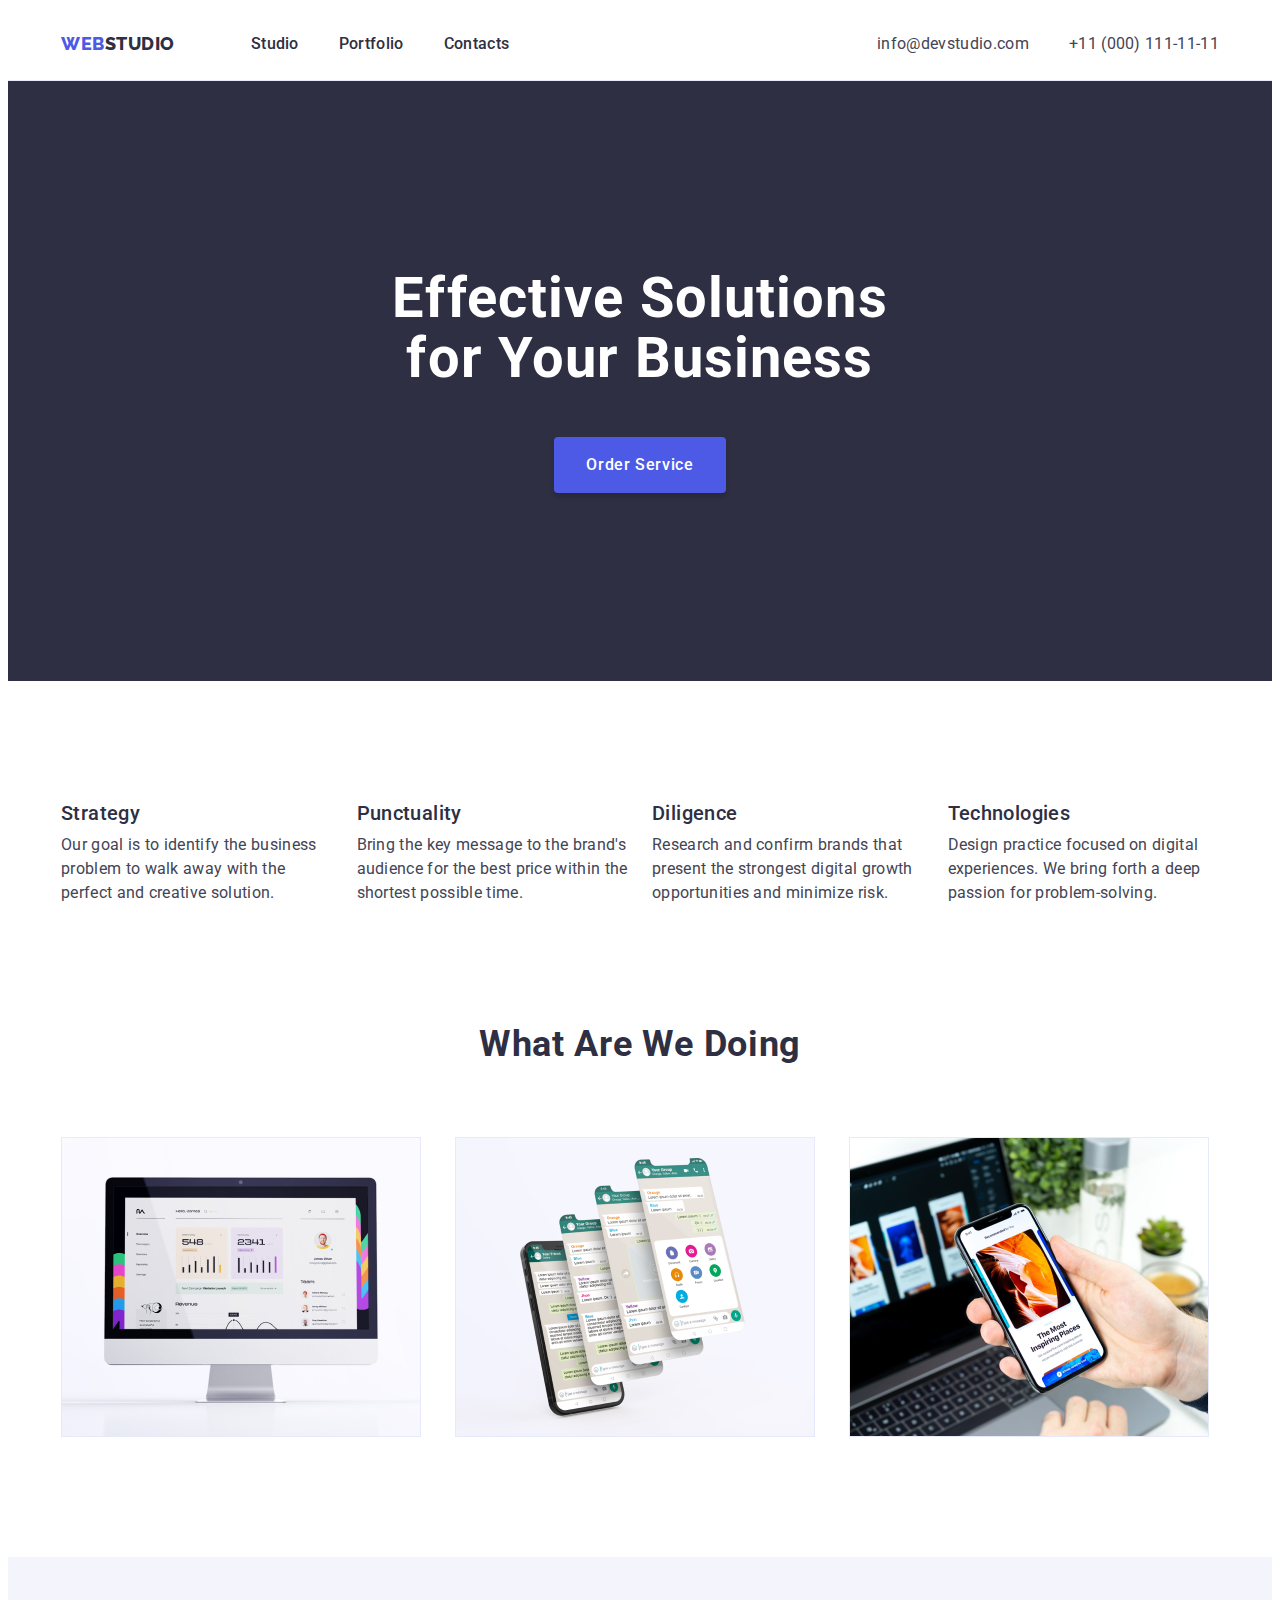
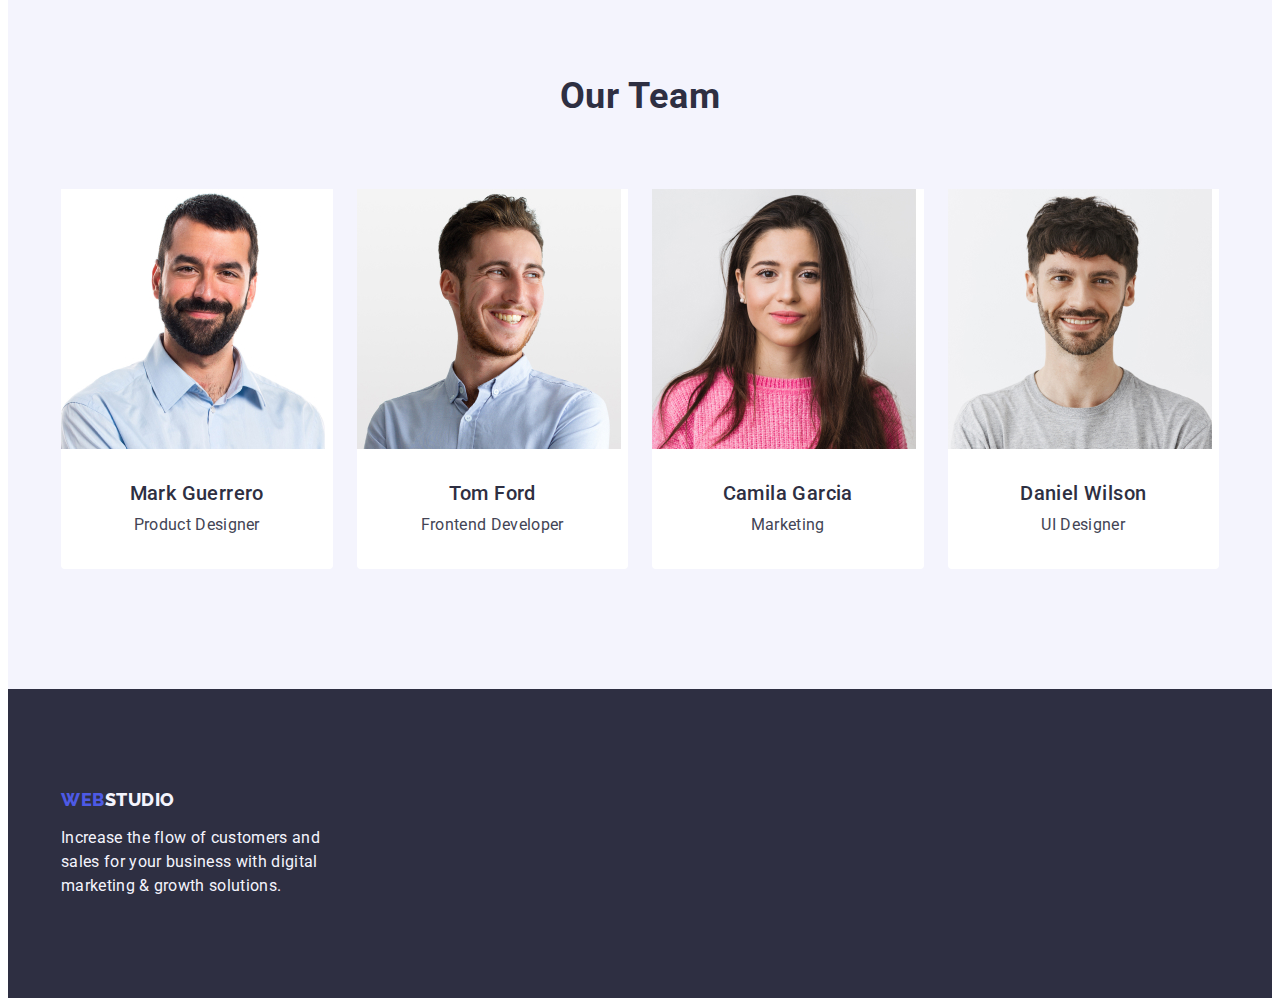
<file: index.html>
<!DOCTYPE html>
<html lang="en">
  <head>
    <meta charset="UTF-8" />
    <meta http-equiv="X-UA-Compatible" content="IE=edge" />
    <meta name="viewport" content="width=device-width, initial-scale=1.0" />
    <title>WebStudio</title>
    <!-- Fonts styles -->

    <link rel="preconnect" href="https://fonts.googleapis.com" />
    <link rel="preconnect" href="https://fonts.gstatic.com" crossorigin />
    <link
      href="https://fonts.googleapis.com/css2?family=Raleway:wght@800&family=Roboto:wght@400;500;700&display=swap"
      rel="stylesheet"
    />

    <!-- Normalize -->
    <link
      rel="stylesheet"
      href="https://cdnjs.cloudflare.com/ajax/libs/modern-normalize/1.1.0/modern-normalize.min.css"
      integrity="sha512-wpPYUAdjBVSE4KJnH1VR1HeZfpl1ub8YT/NKx4PuQ5NmX2tKuGu6U/JRp5y+Y8XG2tV+wKQpNHVUX03MfMFn9Q=="
      crossorigin="anonymous"
      referrerpolicy="no-referrer"
    />
    <!-- custom styles -->
    <link rel="stylesheet" href="./css/styles.css" />
  </head>

  <body class="body">
    <!-- Header Section -->
    <header class="header">
      <div class="header-container container">
        <nav class="header-nav">
          <a class="header-logo link" href="./index.html"
            >Web<span class="header-logo-studio">Studio</span></a
          >
          <ul class="header-nav-list list">
            <li class="header-nav-item">
              <a class="header-nav-link link" href="./index.html">Studio</a>
            </li>
            <li class="header-nav-item">
              <a class="header-nav-link link" href="./portfolio.html"
                >Portfolio</a
              >
            </li>
            <li class="header-nav-item">
              <a class="header-nav-link link" href="">Contacts</a>
            </li>
          </ul>
        </nav>
        <address class="header-address">
          <ul class="header-address-list list">
            <li class="header-address-mail">
              <a
                class="header-address-link link"
                href="mailto:info@devstudio.com"
              >
                info@devstudio.com</a
              >
            </li>
            <li class="header-address-contact">
              <a class="header-address-link link" href="tel:+110001111111">
                +11 (000) 111-11-11</a
              >
            </li>
          </ul>
        </address>
      </div>
    </header>

    <!-- Sections -->

    <main>
      <!-- hero section -->
      <section class="hero">
        <div class="hero-container container">
          <h1 class="hero-title">Effective Solutions for Your Business</h1>
          <button class="hero-button btn" type="button">Order Service</button>
        </div>
      </section>
      <!-- section One Feature -->
      <section class="feature-section">
        <div class="features container">
          <h2 class="section-one visually-hidden">Feature</h2>
          <ul class="one-section-list list">
            <li class="one-section-item">
              <h3 class="one-section-content-title">Strategy</h3>
              <p class="one-section-text">
                Our goal is to identify the business problem to walk away with
                the perfect and creative solution.
              </p>
            </li>
            <li class="one-section-item">
              <h3 class="one-section-content-title">Punctuality</h3>
              <p class="one-section-text">
                Bring the key message to the brand's audience for the best price
                within the shortest possible time.
              </p>
            </li>
            <li class="one-section-item">
              <h3 class="one-section-content-title">Diligence</h3>
              <p class="one-section-text">
                Research and confirm brands that present the strongest digital
                growth opportunities and minimize risk.
              </p>
            </li>
            <li class="one-section-item">
              <h3 class="one-section-content-title">Technologies</h3>
              <p class="one-section-text">
                Design practice focused on digital experiences. We bring forth a
                deep passion for problem-solving.
              </p>
            </li>
          </ul>
        </div>
      </section>

      <!-- section Two What are we doing -->

      <section class="two-section">
        <div class="awd-container container">
          <h2 class="two-section-title">What are we doing</h2>
          <ul class="two-section-list list">
            <li class="two-section-item">
              <img
                src="./images/what-are-we-doing/Rectangle71-1.jpg"
                alt="what-are-we-doing"
                width="360"
                height="300"
              />
            </li>
            <li class="two-section-item">
              <img
                src="./images/what-are-we-doing/Rectangle71-2.jpg"
                alt="what-are-we-doing"
                width="360"
                height="300"
              />
            </li>
            <li class="two-section-item">
              <img
                src="./images/what-are-we-doing/Rectangle71-3.jpg"
                alt="what-are-we-doing"
                width="360"
                height="300"
              />
            </li>
          </ul>
        </div>
      </section>
      <!-- section Three Our Team -->

      <section class="three-section">
        <div class="ot-container container">
          <h2 class="three-section-title">Our Team</h2>
          <ul class="three-section-list list">
            <li class="three-section-item">
              <img
                src="./images/our-team/img-1.jpg"
                alt="Mark Guerrero"
                width="264"
                height="260"
              />
              <div class="pro-container">
                <h3 class="three-section-title-name">Mark Guerrero</h3>
                <p class="three-section-pro">Product Designer</p>
              </div>
            </li>
            <li class="three-section-item">
              <img
                src="./images/our-team/img-2.jpg"
                alt="Tom Ford"
                width="264"
                height="260"
              />
              <div class="pro-container">
                <h3 class="three-section-title-name">Tom Ford</h3>
                <p class="three-section-pro">Frontend Developer</p>
              </div>
            </li>
            <li class="three-section-item">
              <img
                src="./images/our-team/img-3.jpg"
                alt="Camila Garcia"
                width="264"
                height="260"
              />
              <div class="pro-container">
                <h3 class="three-section-title-name">Camila Garcia</h3>
                <p class="three-section-pro">Marketing</p>
              </div>
            </li>
            <li class="three-section-item">
              <img
                src="./images/our-team/img-4.jpg"
                alt="Daniel Wilson"
                width="264"
                height="260"
              />
              <div class="pro-container">
                <h3 class="three-section-title-name">Daniel Wilson</h3>
                <p class="three-section-pro">UI Designer</p>
              </div>
            </li>
          </ul>
        </div>
      </section>
    </main>

    <!-- Footer section -->
    <footer class="footer">
      <div class="foot-container container">
        <a class="footer-logo link" href="./index.html"
          >Web<span class="footer-logo-studio">Studio</span></a
        >
        <p class="footer-text">
          Increase the flow of customers and sales for your business with
          digital marketing & growth solutions.
        </p>
      </div>
    </footer>
  </body>
</html>
</file>
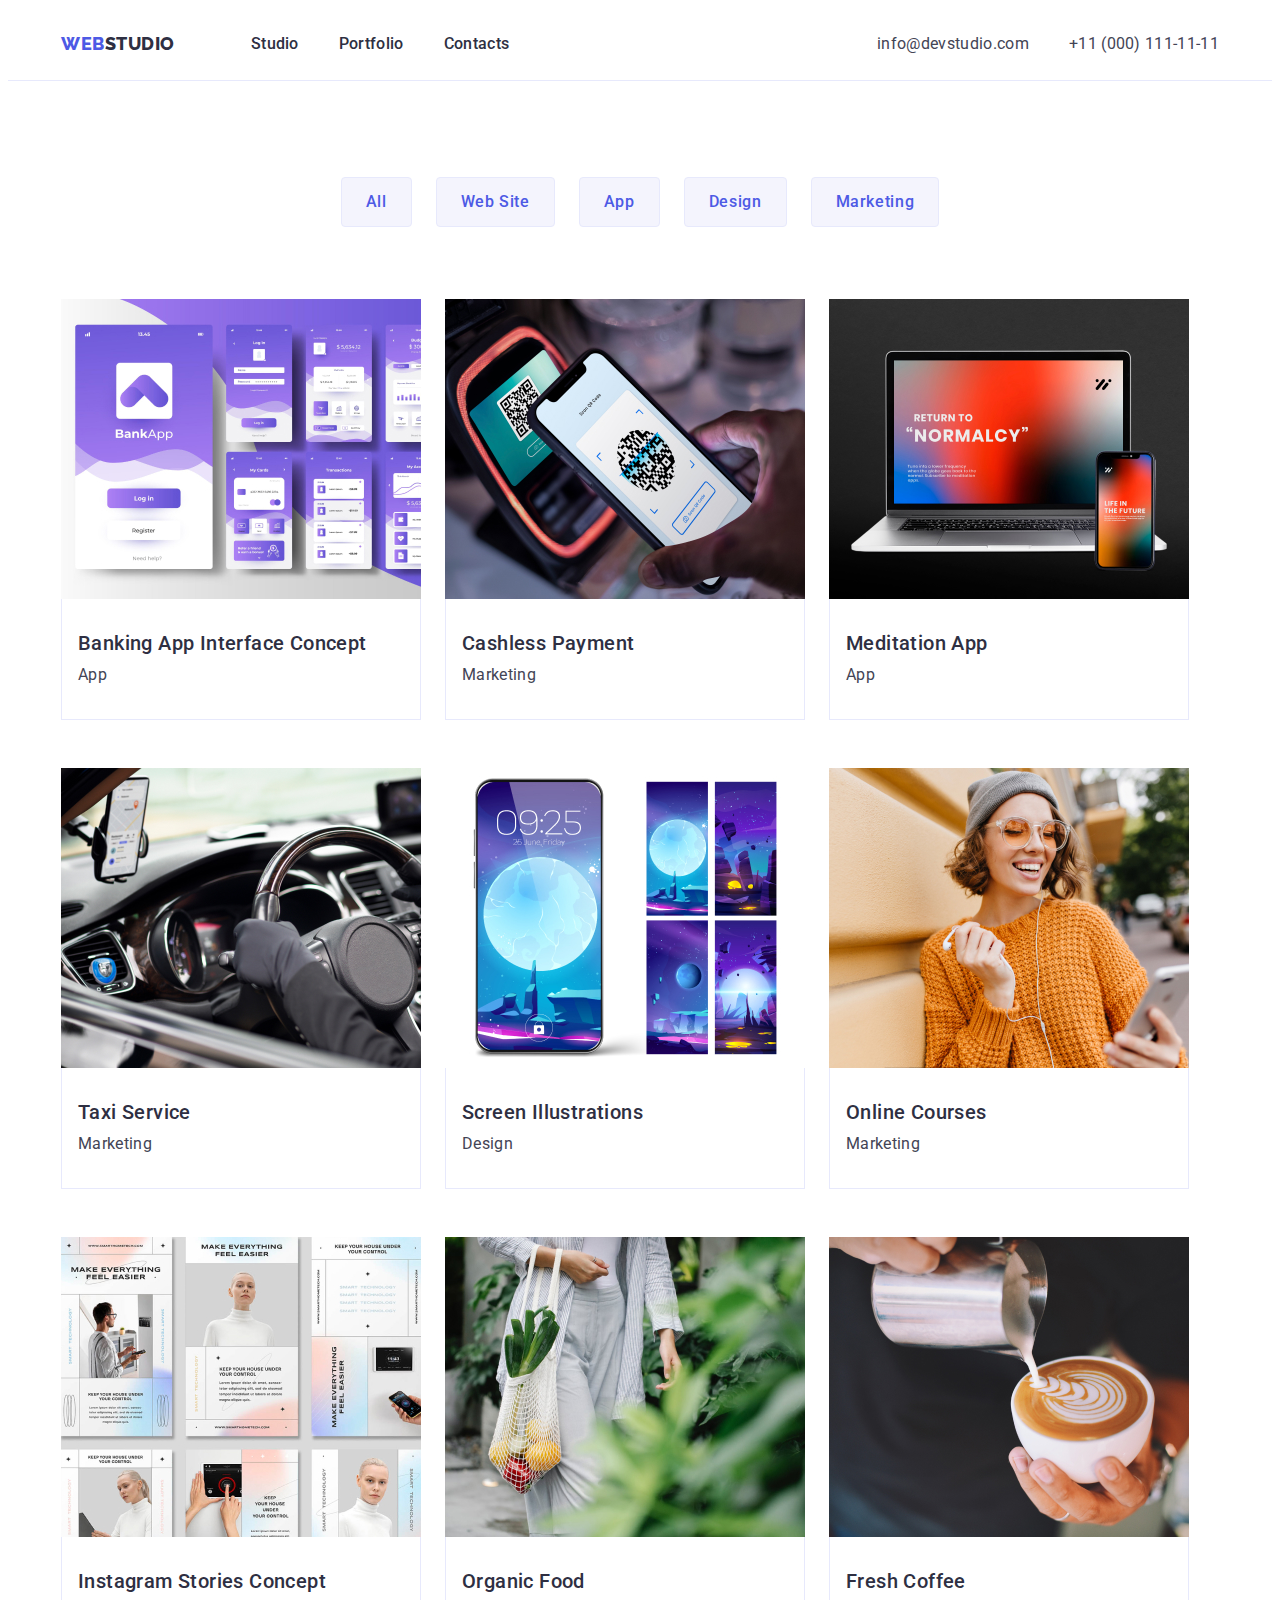
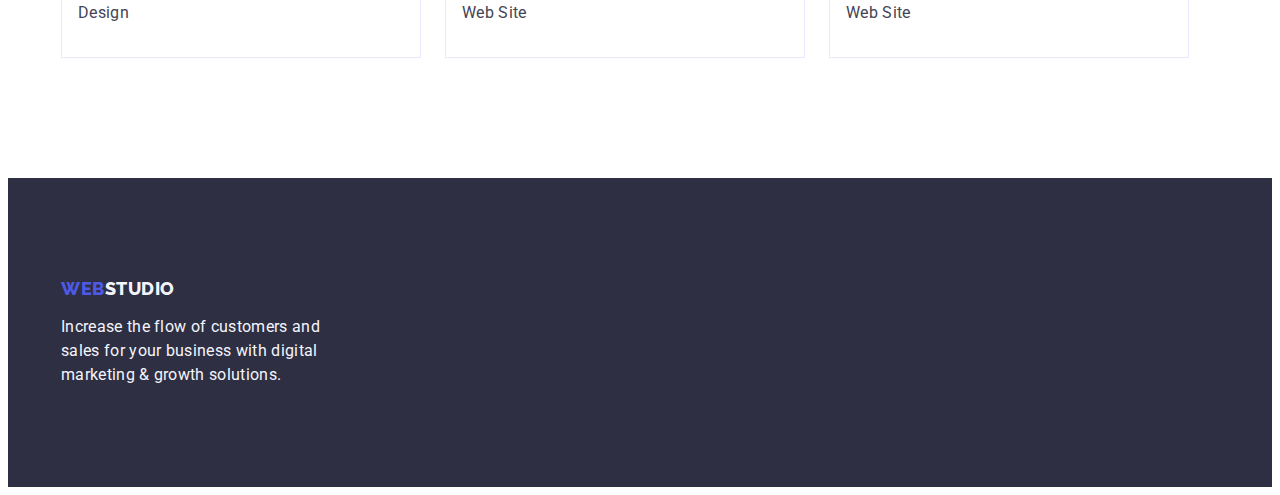
<file: portfolio.html>
<!DOCTYPE html>
<html lang="en">
  <head>
    <meta charset="UTF-8" />
    <meta http-equiv="X-UA-Compatible" content="IE=edge" />
    <meta name="viewport" content="width=device-width, initial-scale=1.0" />
    <title>Portfolio</title>

    <link rel="preconnect" href="https://fonts.googleapis.com" />
    <link rel="preconnect" href="https://fonts.gstatic.com" crossorigin />
    <link
      href="https://fonts.googleapis.com/css2?family=Raleway:wght@800&family=Roboto:wght@400;500;700&display=swap"
      rel="stylesheet"
    />
    <!-- Normalize -->
    <link
      rel="stylesheet"
      href="https://cdnjs.cloudflare.com/ajax/libs/modern-normalize/1.1.0/modern-normalize.min.css"
      integrity="sha512-wpPYUAdjBVSE4KJnH1VR1HeZfpl1ub8YT/NKx4PuQ5NmX2tKuGu6U/JRp5y+Y8XG2tV+wKQpNHVUX03MfMFn9Q=="
      crossorigin="anonymous"
      referrerpolicy="no-referrer"
    />
    <!-- custom styles -->
    <link rel="stylesheet" href="./css/styles.css" />
  </head>

  <body class="body">
    <!-- HEADER -->
    <header class="header">
      <div class="header-container container">
        <nav class="header-nav">
          <a class="header-logo link" href="./index.html"
            >Web<span class="header-logo-studio">Studio</span></a
          >
          <ul class="header-nav-list list">
            <li class="header-nav-item">
              <a class="header-nav-link link" href="./index.html">Studio</a>
            </li>
            <li class="header-nav-item">
              <a class="header-nav-link link" href="./portfolio.html"
                >Portfolio</a
              >
            </li>
            <li class="header-nav-item">
              <a class="header-nav-link link" href="">Contacts</a>
            </li>
          </ul>
        </nav>
        <address class="header-address">
          <ul class="header-address-list list">
            <li class="header-address-mail">
              <a
                class="header-address-link link"
                href="mailto:info@devstudio.com"
              >
                info@devstudio.com</a
              >
            </li>
            <li class="header-address-contact">
              <a class="header-address-link link" href="tel:+110001111111">
                +11 (000) 111-11-11</a
              >
            </li>
          </ul>
        </address>
      </div>
    </header>
    <!-- Filters -->
    <main>
      <section class="portfolio">
        <div class="filter-container container">
          <h1 class="visually-hidden">Portfolio</h1>

          <ul class="list filter-list">
            <li class="list filter-item">
              <button class="filter-button" type="button">All</button>
            </li>
            <li class="list filter-item">
              <button class="filter-button" type="button">Web Site</button>
            </li>
            <li class="list filter-item">
              <button class="filter-button" type="button">App</button>
            </li>
            <li class="list filter-item">
              <button class="filter-button" type="button">Design</button>
            </li>
            <li class="list filter-item">
              <button class="filter-button" type="button">Marketing</button>
            </li>
          </ul>

          <!-- cards-->
          <!-- Row 1 -->

          <ul class="card-set list">
            <li class="three-section-item card-set-item">
              <a class="link" href="">
                <img
                  src="./images/row-one/img1.jpg"
                  alt="Banking App Interface Concept"
                  width="360"
                  height="300"
                />
                <div class="app">
                  <h2 class="card-title-name">Banking App Interface Concept</h2>
                  <p class="card-pro">App</p>
                </div>
              </a>
            </li>
            <li class="three-section-item card-set-item">
              <a class="link" href="">
                <img
                  src="./images/row-one/img2.jpg"
                  alt="Cashless Payment"
                  width="360"
                  height="300"
                />
                <div class="app">
                  <h2 class="card-title-name">Cashless Payment</h2>
                  <p class="card-pro">Marketing</p>
                </div>
              </a>
            </li>
            <li class="three-section-item card-set-item">
              <a class="link" href="">
                <img
                  src="./images/row-one/img3.jpg"
                  alt="Meditation App"
                  width="360"
                  height="300"
                />
                <div class="app">
                  <h2 class="card-title-name">Meditation App</h2>
                  <p class="card-pro">App</p>
                </div>
              </a>
            </li>
            <!-- Row 2 -->
            <li class="three-section-item card-set-item">
              <a class="link" href="">
                <img
                  src="./images/row-two/img1.jpg"
                  alt="Taxi Service"
                  width="360"
                  height="300"
                />
                <div class="app">
                  <h2 class="card-title-name">Taxi Service</h2>
                  <p class="card-pro">Marketing</p>
                </div>
              </a>
            </li>
            <li class="three-section-item card-set-item">
              <a class="link" href="">
                <img
                  src="./images/row-two/img2.jpg"
                  alt="Screen Illustrations"
                  width="360"
                  height="300"
                />
                <div class="app">
                  <h2 class="card-title-name">Screen Illustrations</h2>
                  <p class="card-pro">Design</p>
                </div>
              </a>
            </li>
            <li class="three-section-item card-set-item">
              <a class="link" href="">
                <img
                  src="./images/row-two/img3.jpg"
                  alt="Online Courses"
                  width="360"
                  height="300"
                />
                <div class="app">
                  <h2 class="card-title-name">Online Courses</h2>
                  <p class="card-pro">Marketing</p>
                </div>
              </a>
            </li>
            <!-- Row 3 -->
            <li class="three-section-item card-set-item">
              <a class="link" href="">
                <img
                  src="./images/row-three/img1.jpg"
                  alt="Instagram Stories Concept"
                  width="360"
                  height="300"
                />
                <div class="app">
                  <h2 class="card-title-name">Instagram Stories Concept</h2>
                  <p class="card-pro">Design</p>
                </div>
              </a>
            </li>
            <li class="three-section-item card-set-item">
              <a class="link" href="">
                <img
                  src="./images/row-three/img2.jpg"
                  alt="Organic Food"
                  width="360"
                  height="300"
                />
                <div class="app">
                  <h2 class="card-title-name">Organic Food</h2>
                  <p class="card-pro">Web Site</p>
                </div>
              </a>
            </li>
            <li class="three-section-item card-set-item">
              <a class="link" href="">
                <img
                  src="./images/row-three/img3.jpg"
                  alt="Fresh Coffee"
                  width="360"
                  height="300"
                />
                <div class="app">
                  <h2 class="card-title-name">Fresh Coffee</h2>
                  <p class="card-pro">Web Site</p>
                </div>
              </a>
            </li>
          </ul>
        </div>
      </section>
    </main>

    <!-- Footer -->
    <footer class="footer">
      <div class="foot-container container">
        <a class="footer-logo link" href="./index.html"
          >Web<span class="footer-logo-studio">Studio</span></a
        >
        <p class="footer-text">
          Increase the flow of customers and sales for your business with
          digital marketing & growth solutions.
        </p>
      </div>
    </footer>
  </body>
</html>
</file>
<file: css/styles.css>
html {
  box-sizing: border-box;
}

:root {
  /* fonts */
  --primary-font: "Roboto", sans-serif;
  --secondary-font: "Raleway", sans-serif;

  /* colors */
  --logo-text-color: #4d5ae5;
  --button-backgroud: #f4f4fd;
  --color-txt: #2e2f42;
  --color-txt-body: #434455;
  --color-back: #ffffff;
  /* others */
  --indent: 24px;
  --items: 9;
}

.body {
  font-family: "Roboto", sans-serif;

  background-color: var(--color-back);
  color: var(--color-txt-body);
}

/* BASE STYLE */

/* base style */

h1,
h2,
h3,
h4,
h5,
h6,
p,
ul { 
  margin: 0;
}
img {
  display: block;
}
button {
  cursor: pointer;
}

.link {
  color: inherit;
  text-decoration: none;
  font-style: normal;
}

.list {
  list-style: none;
  padding: 0;
  margin: 0;
}

.header-nav-link:hover,
.header-nav-link:focus {
  color: #404bbf;
}
.visually-hidden {
  position: absolute;
  width: 1px;
  height: 1px;
  margin: -1px;
  border: 0;
  padding: 0;

  white-space: nowrap;
  clip-path: inset(100%);
  clip: rect(0 0 0 0);
  overflow: hidden;
}

/* HEADER */
.header-container {
  display: flex;
  align-items: center;
  padding: 0 15px;
}

.header {
  background-color: #ffffff;
  border-bottom: 1px solid #e7e9fc;
  align-items: center;
}

.header-nav-link {
  display: block;
  font-weight: 500;
  font-size: 16px;
  line-height: 1.5;
  letter-spacing: 0.02em;
  color: var(--color-txt);
  padding: 24px 0;
}

.header-logo {
  font-family: "Raleway", sans-serif;
  font-style: normal;
  font-weight: 800;
  font-size: 18px;
  line-height: 1.17;
  letter-spacing: 0.03em;
  text-transform: uppercase;

  color: var(--logo-text-color);

  margin-right: 76px;
}
.header-logo-studio {
  color: var(--color-txt);
}

.header-nav {
  display: flex;
  align-items: center;
  margin-right: auto;
}
.header-nav-item {
  font-style: normal;
}

.header-nav-list {
  display: flex;
  align-items: center;
  gap: 40px;
}
.header-address-link {
  font-style: normal;
  font-size: 16px;
  line-height: 1.5;
  letter-spacing: 0.02em;
}

.header-address-link:hover,
.header-address-link:focus {
  color: #404bbf;
}
.header-address-list {
  display: flex;
  align-items: center;
  margin-right: auto;
}
.header-address {
  font-style: normal;
}
.header-address-mail {
  margin-right: 40px;
}

/* Section Hero */
.hero-container {
  padding: 0 15px;
  margin: 0 auto;
}

.hero {
  background-color: #2e2f42;

  padding: 188px 0;

  margin: 0 auto;
}
.hero-title {
  font-style: normal;
  font-weight: 700;
  font-size: 56px;
  line-height: 1.07;

  text-align: center;
  letter-spacing: 0.02em;

  color: #ffffff;

  max-width: 496px;
  margin: 0 auto;
  padding: 0 auto;
  margin-bottom: 48px;
}

.hero-button {
  font-size: 16px;
  font-family: "Roboto", sans-serif;
  font-weight: 500;
  font-style: normal;
  font-size: 16px;
  line-height: 1.5;
  letter-spacing: 0.04em;
  text-decoration: none;
  text-transform: none;
  cursor: pointer;
  color: #ffffff;

  min-width: 169px;
  height: 56px;

  display: block;
  flex-direction: row;
  align-items: center;
  padding: 16px 32px;
  margin: 0 auto;
  border: none;
  box-shadow: 0px 4px 4px rgba(0, 0, 0, 0.15);
  border-radius: 4px;
}
/* section One Feature */
.features {
  align-items: center;
  padding: 0 15px;
}
.feature-section {
  padding: 120px 0;
}

.one-section-content-title {
  font-family: "Roboto";
  font-style: normal;
  font-weight: 500;
  font-size: 20px;
  line-height: 1.2;
  letter-spacing: 0.02em;
  color: var(--color-txt);
  margin: 0 auto;
  margin-bottom: 8px;
}
.one-section-text {
  font-style: normal;

  font-size: 16px;
  line-height: 1.5;
  letter-spacing: 0.02em;
  margin: 0 auto;
}
.one-section-list {
  background-color: #ffffff;
  display: flex;
  gap: 24px;
}
.one-section-item {
  flex-basis: calc((100% - 72px) / 4);
}

/* section Two What are we doing */
.awd-container {
  align-items: center;
  padding: 0 15px;
  margin: 0 auto;
}

.two-section {
  padding-bottom: 120px;
}
.two-section-title {
  font-family: "Roboto";
  font-style: normal;
  font-weight: 700;
  font-size: 36px;
  line-height: 1.11;
  text-align: center;
  letter-spacing: 0.02em;
  text-transform: capitalize;
  color: var(--color-txt);
  margin: 0 auto;
  margin-bottom: 72px;
}
.two-section-list {
  display: flex;
  gap: 24px;
}
.two-section-item {
  flex-basis: calc((100% - 48px) / 3);
}
/* section Three Our Team */
.ot-container {
  align-items: center;
  padding: 0 15px;
}

.three-section {
  background-color: #f4f4fd;
  padding: 120px 0;
}
.three-section-title {
  font-family: "Roboto";
  font-style: normal;
  font-weight: 700;
  font-size: 36px;
  line-height: 1.11;
  text-align: center;
  letter-spacing: 0.02em;
  text-transform: capitalize;
  color: var(--color-txt);
  margin: 0 auto;
  margin-bottom: 72px;
}
.three-section-list {
  display: flex;
  gap: 24px;
  text-align: center;
}
.three-section-item {
  background-color: #ffffff;

  flex-basis: calc((100% - 3 * 24px) / 4);
  
  border-radius: 0px 0px 4px 4px;
}

.three-section-title-name {
  font-family: "Roboto";
  font-style: normal;
  font-weight: 500;
  font-size: 20px;
  line-height: 1.2;
  text-align: center;
  letter-spacing: 0.02em;
  color: var(--color-txt);
  margin: 0 auto;
  margin-bottom: 8px;
}
.three-section-pro {
  font-style: normal;

  font-size: 16px;
  line-height: 1.5;
  text-align: center;
  letter-spacing: 0.02em;
  margin: 0 auto;
}

.pro-container {
  padding: 32px 16px;
}

/* FOOTER */
.footer {
  background-color: var(--color-txt);
  padding: 100px 0;
}
.footer-logo {
  font-family: "Raleway", sans-serif;
  font-weight: 800;
  font-size: 18px;
  line-height: 1.17;
  letter-spacing: 0.03em;
  text-transform: uppercase;

  color: var(--logo-text-color);
  display: inline-block;

  margin-bottom: 16px;
}
.footer-logo-studio {
  color: #f4f4fd;
}

.footer-text {
  font-style: normal;

  font-size: 16px;
  line-height: 1.5;
  letter-spacing: 0.02em;
  color: #f4f4fd;

  width: 264px;
  margin: 0;
  /* !!!!!!!!!!!!!!!!!!!!!!!!!!!!!!!!!!!!!!!!!!!!!!!!!!!!!! */
}
.foot-container {
  align-items: center;
  padding: 0 15px;
  margin: 0 auto;
}

/* portfolio */
.portfolio {
  padding: 96px 0 120px;
}
/* button-port */

.filter-button {
  font-size: 16px;
  font-family: "Roboto", sans-serif;
  font-weight: 500;
  font-style: normal;
  font-size: 16px;
  line-height: 1.5;
  letter-spacing: 0.04em;
  text-decoration: none;
  text-transform: none;
  cursor: pointer;
  background-color: var(--button-backgroud);
  color: var(--logo-text-color);

  padding: 12px 24px;
  border: 1px solid #e7e9fc;
  border-radius: 4px;
}

.filter-list {
  display: flex;
  align-items: center;
  margin: 0 auto;
  justify-content: center;
  gap: 24px;
  margin-bottom: 72px;
}

.filter-item {
}
.filter-container {
  padding: 0 15px;
}

.filter-button:hover,
.filter-button:focus {
  background-color: #404bbf;
  color: #ffffff;
  border: 1px solid transparent;
}
.btn {
  background-color: #4d5ae5;
  font-family: inherit;
}
.btn:hover,
.btn:focus {
  background-color: #404bbf;
}

/* Cads */
.card-title-name {
  font-family: "Roboto";
  font-style: normal;
  font-weight: 500;
  font-size: 20px;
  line-height: 1.2;
  text-align: left;
  letter-spacing: 0.02em;
  color: var(--color-txt);
  margin: 0 auto;
  margin-bottom: 8px;
}

.card-pro {
  font-style: normal;

  font-size: 16px;
  line-height: 1.5;
  text-align: left;
  letter-spacing: 0.02em;
}

.cards {
  display: flex;
  flex-wrap: wrap;
  gap: var(--indent);

  justify-content: center;
}
.card-set {
  display: flex;
  flex-wrap: wrap;
  column-gap: 24px;
  row-gap: 48px;
}
.card-set-item {
  width: calc((100% - 48px) / 3);
}
.app {
  padding: 32px 16px;
  border: 1px solid #e7e9fc;
  border-top: none;
}

/* styles bloks */

.container {
  width: 1158px;
  margin: 0 auto;
  padding: 0 15px;
}
</file>
